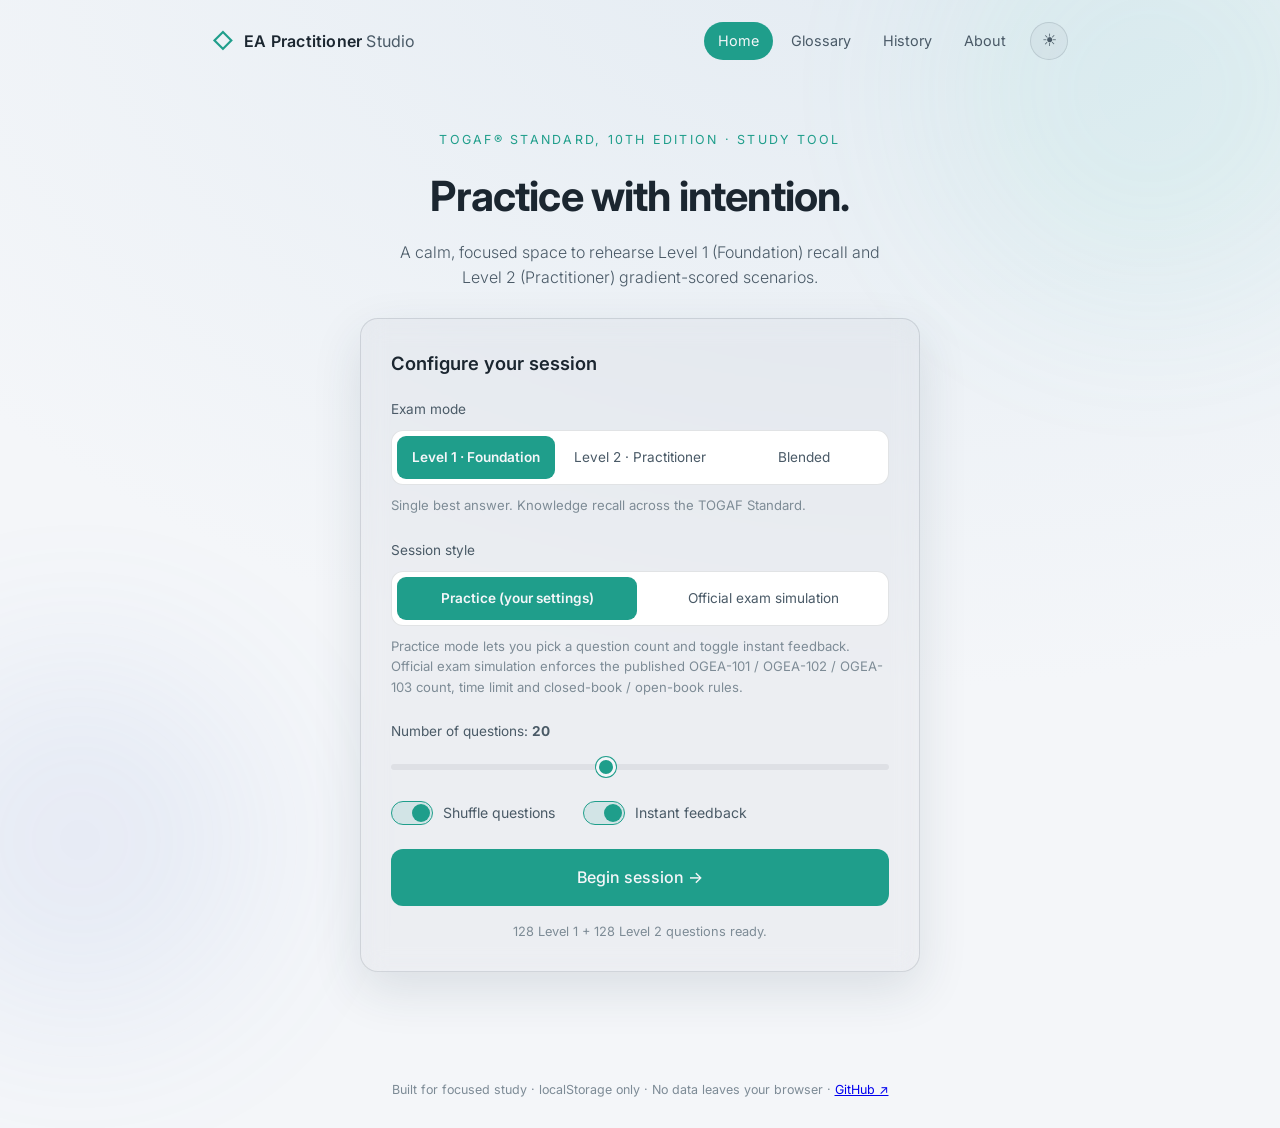
<file: index.html>
<!DOCTYPE html>
<html lang="en">
<head>
  <meta charset="UTF-8" />
  <meta name="viewport" content="width=device-width, initial-scale=1.0" />
  <title>TOGAF® EA Practitioner Mock Exam Studio — Free OGEA-101 / OGEA-102 / OGEA-103 practice with 256 questions, ADM reference & diagrams</title>

  <!-- ====================  SEO / discoverability  ====================
       Canonical URL is the GitHub Pages address for this repo. The og:image
       reuses the favicon; for a richer 1200x630 social banner, save it as
       data/og-banner.svg and point og:image / twitter:image at it. -->
  <meta name="description" content="Free, browser-based TOGAF Enterprise Architecture Practitioner mock-exam app aligned to TOGAF Standard 10th Edition. 128 Level 1 (Foundation) recall questions + 128 Level 2 (Practitioner) gradient-scored scenarios with the official OGEA-102 5/3/1/0 scoring, an Official Exam Simulation mode (OGEA-101/102/103 timer + pass mark), an ADM phase reference (objective, inputs, steps, outputs per phase) and 10 inline TOGAF reference diagrams. Open from file:// — no server, no tracking." />
  <meta name="keywords" content="TOGAF, TOGAF 10, TOGAF Standard 10th Edition, TOGAF mock exam, TOGAF Practitioner, TOGAF Foundation, OGEA-101, OGEA-102, OGEA-103, Enterprise Architecture, ADM, Architecture Development Method, EA Practitioner exam, TOGAF practice questions, TOGAF study guide, Open Group" />
  <meta name="author" content="TOGAF EA Practitioner Mock Exam Studio (open-source study tool)" />
  <meta name="robots" content="index, follow, max-image-preview:large, max-snippet:-1" />
  <meta name="theme-color" content="#0f1418" media="(prefers-color-scheme: dark)" />
  <meta name="theme-color" content="#f4f6f9" media="(prefers-color-scheme: light)" />

  <!-- Open Graph (Facebook, LinkedIn, Slack, Discord, etc.) -->
  <meta property="og:type" content="website" />
  <meta property="og:site_name" content="TOGAF EA Practitioner Mock Exam Studio" />
  <meta property="og:title" content="TOGAF® EA Practitioner — Free Mock Exam Studio (TOGAF 10)" />
  <meta property="og:description" content="Practice OGEA-101, OGEA-102 and OGEA-103 with 256 original study questions, the official 5/3/1/0 gradient, exam-mode timer, ADM phase reference and 10 inline reference diagrams. Runs from file://. No server, no tracking." />
  <meta property="og:url" content="https://csahli.github.io/TOGAF_EA_10_Prep/" />
  <meta property="og:image" content="https://csahli.github.io/TOGAF_EA_10_Prep/favicon.svg" />
  <meta property="og:image:alt" content="TOGAF EA Practitioner Mock Exam Studio logo" />
  <meta property="og:locale" content="en_US" />

  <!-- Twitter / X card -->
  <meta name="twitter:card" content="summary" />
  <meta name="twitter:title" content="TOGAF® EA Practitioner — Free Mock Exam Studio (TOGAF 10)" />
  <meta name="twitter:description" content="256 practice questions for OGEA-101 / OGEA-102 / OGEA-103, official 5/3/1/0 scoring, exam-mode timer, ADM phase reference, 10 diagrams. Browser-only, no tracking." />
  <meta name="twitter:image" content="https://csahli.github.io/TOGAF_EA_10_Prep/favicon.svg" />
  <meta name="twitter:image:alt" content="TOGAF EA Practitioner Mock Exam Studio logo" />

  <!-- Canonical URL (GitHub Pages). -->
  <link rel="canonical" href="https://csahli.github.io/TOGAF_EA_10_Prep/" />

  <!-- JSON-LD structured data: helps Google understand this is a free
       educational web app for a specific exam, not generic content. -->
  <script type="application/ld+json">
  {
    "@context": "https://schema.org",
    "@type": "WebApplication",
    "name": "TOGAF EA Practitioner Mock Exam Studio",
    "alternateName": ["TOGAF 10 Mock Exam", "OGEA-101 OGEA-102 Practice", "TOGAF EA Practitioner Practice Exam"],
    "description": "Browser-based study tool for the TOGAF Enterprise Architecture Foundation (OGEA-101) and Practitioner (OGEA-102) exams. 128 Foundation questions + 128 gradient-scored Practitioner scenarios aligned to TOGAF Standard, 10th Edition.",
    "applicationCategory": "EducationalApplication",
    "applicationSubCategory": "Test Preparation",
    "educationalUse": ["exam preparation", "self-study"],
    "operatingSystem": "Any (modern web browser)",
    "browserRequirements": "Requires a modern browser with JavaScript and localStorage",
    "isAccessibleForFree": true,
    "offers": {
      "@type": "Offer",
      "price": "0",
      "priceCurrency": "USD"
    },
    "inLanguage": "en",
    "about": [
      { "@type": "Thing", "name": "TOGAF Standard, 10th Edition" },
      { "@type": "Thing", "name": "Enterprise Architecture" },
      { "@type": "Thing", "name": "Architecture Development Method (ADM)" }
    ],
    "audience": {
      "@type": "EducationalAudience",
      "educationalRole": "student"
    },
    "license": "https://opensource.org/licenses/MIT"
  }
  </script>
  <!-- =================  end SEO / discoverability  ================= -->

  <link rel="icon" type="image/svg+xml" href="favicon.svg" />
  <link rel="preconnect" href="https://fonts.googleapis.com" />
  <link rel="preconnect" href="https://fonts.gstatic.com" crossorigin />
  <link href="https://fonts.googleapis.com/css2?family=Inter:wght@300;400;500;600;700&display=swap" rel="stylesheet" />
  <link rel="stylesheet" href="styles.css?v=16" />

  <script>
    // Apply saved/preferred theme before first paint to avoid a white-flash.
    // app.js syncs the toggle icon to whatever this script picked.
    (function () {
      try {
        var t = localStorage.getItem("togaf_exam_theme");
        if (!t) {
          t = (window.matchMedia && window.matchMedia("(prefers-color-scheme: light)").matches) ? "light" : "dark";
        }
        if (t === "light") document.documentElement.setAttribute("data-theme", "light");
      } catch (e) { /* ignore */ }
    })();
  </script>
</head>

<body>
  <div class="bg-orb orb-1"></div>
  <div class="bg-orb orb-2"></div>

  <header class="topbar">
    <div class="brand">
      <span class="brand-mark" aria-hidden="true">◇</span>
      <span class="brand-name">EA Practitioner <em>Studio</em></span>
    </div>
    <nav class="topnav" aria-label="Main navigation">
      <button type="button" class="nav-link" data-nav="home">Home</button>
      <button type="button" class="nav-link" data-nav="glossary">Glossary</button>
      <button type="button" class="nav-link" data-nav="history">History</button>
      <button type="button" class="nav-link" data-nav="about">About</button>
      <button type="button" class="theme-toggle" id="themeToggle" title="Toggle light / dark mode" aria-label="Toggle light or dark mode">
        <span class="theme-icon" aria-hidden="true">☾</span>
      </button>
    </nav>
  </header>

  <main id="app">

    <!-- HOME / SETUP -->
    <section class="view view-home" data-view="home">
      <div class="hero">
        <p class="eyebrow">TOGAF® Standard, 10th Edition · Study Tool</p>
        <h1>Practice with intention.</h1>
        <p class="sub">A calm, focused space to rehearse Level 1 (Foundation) recall and
          Level 2 (Practitioner) gradient-scored scenarios.</p>
      </div>

      <div class="card setup-card">
        <h2 class="card-title">Configure your session</h2>

        <div class="field">
          <span class="field-label" id="modeGroupLabel">Exam mode</span>
          <div class="seg" id="modeGroup" role="group" aria-labelledby="modeGroupLabel">
            <button type="button" class="seg-btn is-active" data-mode="1">Level 1 · Foundation</button>
            <button type="button" class="seg-btn" data-mode="2">Level 2 · Practitioner</button>
            <button type="button" class="seg-btn" data-mode="blended">Blended</button>
          </div>
          <p class="field-hint" id="modeHint">Single best answer. Knowledge recall across the TOGAF Standard.</p>
        </div>

        <div class="field">
          <span class="field-label" id="styleGroupLabel">Session style</span>
          <div class="seg" id="styleGroup" role="group" aria-labelledby="styleGroupLabel">
            <button type="button" class="seg-btn is-active" data-style="practice">Practice (your settings)</button>
            <button type="button" class="seg-btn" data-style="exam">Official exam simulation</button>
          </div>
          <p class="field-hint" id="styleHint">
            Practice mode lets you pick a question count and toggle instant feedback.
            Official exam simulation enforces the published OGEA-101 / OGEA-102 / OGEA-103
            count, time limit and closed-book / open-book rules.
          </p>
        </div>

        <div class="field" id="practiceFields">
          <label class="field-label" for="countRange">Number of questions: <strong id="countVal">20</strong></label>
          <input type="range" id="countRange" min="5" max="40" step="5" value="20" />
        </div>

        <div class="field field-row" id="practiceToggles">
          <label class="switch">
            <input type="checkbox" id="shuffleToggle" checked />
            <span class="switch-track"></span>
            <span class="switch-label">Shuffle questions</span>
          </label>
          <label class="switch">
            <input type="checkbox" id="instantToggle" checked />
            <span class="switch-track"></span>
            <span class="switch-label">Instant feedback</span>
          </label>
        </div>

        <div class="field exam-summary hidden" id="examSummary">
          <p class="field-hint" id="examSummaryText"></p>
        </div>

        <button type="button" class="btn btn-primary btn-lg" id="startBtn">Begin session →</button>
        <p class="bank-note" id="bankNote">Loading question banks…</p>
      </div>
    </section>

    <!-- QUIZ -->
    <section class="view view-quiz hidden" data-view="quiz">
      <div class="quiz-head">
        <div class="progress-meta">
          <span id="qCounter">Question 1 / 20</span>
          <span class="pill" id="qLevelPill">Level 1</span>
          <span class="pill pill-ghost" id="qTopic">Topic</span>
          <!-- Timer is intentionally aria-live="off" because it updates every
               second; #liveRegion below handles throttled announcements. -->
          <span class="pill pill-timer hidden" id="qTimer" aria-live="off">--:--</span>
        </div>
        <button type="button" class="btn btn-ghost btn-sm" id="quitBtn">Quit</button>
      </div>
      <div class="progress-bar"><div class="progress-fill" id="progressFill"></div></div>

      <div class="card quiz-card">
        <p class="q-text" id="qText"></p>
        <div class="options" id="optionsWrap"></div>
        <div class="feedback hidden" id="feedback"></div>
      </div>

      <div class="quiz-foot">
        <button type="button" class="btn btn-ghost" id="prevBtn">← Previous</button>
        <button type="button" class="btn btn-primary" id="nextBtn">Next →</button>
      </div>
    </section>

    <!-- RESULTS -->
    <section class="view view-results hidden" data-view="results">
      <div class="card result-card">
        <div class="score-ring" id="scoreRing">
          <div class="score-ring-inner">
            <span class="score-pct" id="scorePct">0%</span>
            <span class="score-lbl" id="scoreLbl">Score</span>
          </div>
        </div>
        <h2 id="resultVerdict">Session complete</h2>
        <p class="result-sub" id="resultSub"></p>
        <div class="result-stats" id="resultStats"></div>
        <div class="result-actions">
          <button type="button" class="btn btn-primary" id="reviewBtn">Review answers</button>
          <button type="button" class="btn btn-ghost" id="againBtn">New session</button>
        </div>
      </div>
      <div class="review-list hidden" id="reviewList" data-rendered="false"></div>
    </section>

    <!-- HISTORY -->
    <section class="view view-history hidden" data-view="history">
      <div class="view-header">
        <h2>Score history</h2>
        <div class="history-tools">
          <button type="button" class="btn btn-ghost btn-sm" id="exportBtn">Export JSON</button>
          <button type="button" class="btn btn-ghost btn-sm" id="clearBtn">Clear all</button>
        </div>
      </div>
      <div id="historyBody"></div>
    </section>

    <!-- GLOSSARY / DEFINITIONS -->
    <section class="view view-glossary hidden" data-view="glossary">
      <div class="view-header">
        <h2>Core concepts &amp; definitions</h2>
        <a class="btn btn-ghost btn-sm" href="https://pubs.opengroup.org/togaf-standard/" target="_blank" rel="noopener">Open TOGAF Standard ↗</a>
      </div>
      <p class="glossary-intro">Consult the building blocks of the TOGAF® Standard, 10th Edition. Each entry links
        to the relevant page of the official documentation. Use search or filter by category.</p>

      <div class="glossary-controls">
        <input type="search" id="glossarySearch" class="glossary-search" placeholder="Search terms (e.g. ADM, building block, governance)…" aria-label="Search glossary terms" />
        <div class="glossary-cats" id="glossaryCats" role="group" aria-label="Filter glossary by category"></div>
      </div>

      <!-- Reference diagrams. Source SVGs live in data/diagrams/ and are
           bundled into data/diagrams.js by build_diagrams.py. The deck below
           is populated dynamically by app.js renderDiagramDeck(). -->
      <p class="diagram-hint">Click any diagram to enlarge and read its description.</p>
      <div class="diagram-deck" id="diagramDeck"></div>

      <!-- ADM Phases pseudo-category view: phase picker on the left, tabbed
           detail panel on the right. Populated by app.js renderAdmPhases(). -->
      <div class="adm-phases-view hidden" id="admPhasesView">
        <p class="adm-phases-hint">Select an ADM phase to see its objective, inputs, steps and outputs.</p>
        <div class="adm-phases-layout">
          <nav class="adm-phase-picker" id="admPhasePicker" aria-label="ADM phase selector"></nav>
          <section class="adm-phase-detail" id="admPhaseDetail" aria-live="polite"></section>
        </div>
      </div>

      <div class="glossary-list" id="glossaryList"></div>
    </section>

    <!-- ABOUT -->
    <section class="view view-about hidden" data-view="about">
      <div class="card about-card">
        <h2>About this tool</h2>
        <p>A self-study practice environment modeled on the format of the
          <strong>TOGAF® EA Practitioner</strong> certification (TOGAF Standard, 10th Edition).</p>
        <ul class="about-list">
          <li><strong>Level 1 (Foundation):</strong> single-best-answer recall questions, every item
            referenced back to the C220 evaluation bundle.</li>
          <li><strong>Level 2 (Practitioner):</strong> scenario questions with the official OGEA-102
            gradient: <strong>best = 5, second-best = 3, third-best = 1, distractor = 0</strong>.</li>
          <li><strong>Blended:</strong> mixes both levels in one practice session.</li>
          <li><strong>Official exam simulation:</strong> enforces the published OGEA-101 (40 q / 60 min /
            closed book), OGEA-102 (8 q / 90 min / open book) or OGEA-103 combined (48 q / 150 min)
            structure with a visible timer. Pass mark is 60% in each part.</li>
        </ul>
        <p class="disclaimer">⚠️ All questions are <strong>original study material</strong>.
          They are not real exam questions and reproduce no proprietary Open Group content.
          For authentic practice exams use The Open Group or accredited training providers.
          TOGAF® is a registered trademark of The Open Group.</p>
        <p class="disclaimer">Score history is stored locally in your browser (localStorage)
          and never leaves your machine. Use “Export JSON” in History to save a file copy.</p>
        <p class="about-source">Open-source on GitHub —
          <a href="https://github.com/csahli/TOGAF_EA_10_Exam_Mock" target="_blank" rel="noopener">view the source, report issues, or contribute ↗</a>.
        </p>
      </div>
    </section>

  </main>

  <!-- Diagram zoom modal — populated by app.js when a diagram card is clicked.
       Layout: SVG on the left, description text on the right (stacks on narrow
       screens). See styles.css ".diagram-modal-*" rules. -->
  <div id="diagramModal" class="diagram-modal hidden" role="dialog" aria-modal="true" aria-labelledby="diagramModalTitle">
    <div class="diagram-modal-backdrop" data-close="1"></div>
    <div class="diagram-modal-panel" role="document">
      <div class="diagram-modal-head">
        <h3 id="diagramModalTitle" class="diagram-modal-title"></h3>
        <button type="button" id="diagramModalClose" class="diagram-modal-close" aria-label="Close diagram">×</button>
      </div>
      <div class="diagram-modal-content">
        <div id="diagramModalBody" class="diagram-modal-body"></div>
        <aside class="diagram-modal-aside">
          <p id="diagramModalDesc" class="diagram-modal-desc"></p>
        </aside>
      </div>
    </div>
  </div>

  <!-- Screen-reader announcer used by app.js for throttled timer milestones. -->
  <div id="liveRegion" class="sr-only" aria-live="polite" aria-atomic="true"></div>

  <footer class="footer">
    Built for focused study · localStorage only · No data leaves your browser
    · <a href="https://github.com/csahli/TOGAF_EA_10_Exam_Mock" target="_blank" rel="noopener" class="footer-link">GitHub ↗</a>
  </footer>

  <script src="data/questions_level1.js?v=3"></script>
  <script src="data/questions_level2.js?v=3"></script>
  <script src="data/glossary.js?v=3"></script>
  <script src="data/diagrams.js?v=5"></script>
  <script src="data/adm_phases.js?v=1"></script>
  <script src="app.js?v=12"></script>
</body>
</html>
</file>
<file: styles.css>
:root {
  --bg: #0f1418;
  --bg-soft: #141b21;
  --surface: rgba(255, 255, 255, 0.04);
  --surface-2: rgba(255, 255, 255, 0.06);
  --border: rgba(255, 255, 255, 0.08);
  --text: #e8edf1;
  --text-dim: #9aa7b1;
  --text-faint: #6b7882;
  --accent: #7fd1c4;
  --accent-2: #a7b8d8;
  --accent-soft: rgba(127, 209, 196, 0.14);
  --good: #7fd1a4;
  --warn: #e6c27a;
  --bad: #e08a8a;
  --radius: 18px;
  --radius-sm: 12px;
  --shadow: 0 20px 60px rgba(0, 0, 0, 0.4);
  --ease: cubic-bezier(0.22, 1, 0.36, 1);
  --orb-opacity: 0.18;
  --body-grad-top: #1a242c;
}

/* ---------- light theme ---------- */
[data-theme="light"] {
  --bg: #f4f6f9;
  --bg-soft: #ffffff;
  --surface: rgba(15, 28, 40, 0.03);
  --surface-2: rgba(15, 28, 40, 0.06);
  --border: rgba(15, 28, 40, 0.12);
  --text: #1b2630;
  --text-dim: #4a5a67;
  --text-faint: #7d8b96;
  --accent: #1f9e8b;
  --accent-2: #5b6fa6;
  --accent-soft: rgba(31, 158, 139, 0.12);
  --good: #2f9e6a;
  --warn: #b8862f;
  --bad: #c75151;
  --shadow: 0 18px 50px rgba(31, 54, 74, 0.12);
  --orb-opacity: 0.10;
  --body-grad-top: #e3ebf2;
}

/* Smooth transition when switching themes. The `.review-item` / `.hist-row`
   selectors are intentionally omitted — long history or review lists would
   thrash on theme toggle. Inheritance handles their colour change. */
body, .card, .option, .seg, .btn {
  transition: background 0.3s var(--ease), color 0.3s var(--ease), border-color 0.3s var(--ease);
}

/* Visible focus ring for keyboard users; mouse-only clicks stay quiet. */
:focus-visible {
  outline: 2px solid var(--accent);
  outline-offset: 2px;
  border-radius: 4px;
}

/* Screen-reader-only live region (used by app.js for timer milestones). */
.sr-only {
  position: absolute;
  width: 1px; height: 1px;
  padding: 0; margin: -1px;
  overflow: hidden; clip: rect(0, 0, 0, 0);
  white-space: nowrap; border: 0;
}


* { box-sizing: border-box; margin: 0; padding: 0; }

body {
  font-family: 'Inter', system-ui, -apple-system, sans-serif;
  background: radial-gradient(1200px 800px at 70% -10%, var(--body-grad-top), var(--bg));

  color: var(--text);
  min-height: 100vh;
  line-height: 1.55;
  -webkit-font-smoothing: antialiased;
  overflow-x: hidden;
}

/* ambient orbs */
.bg-orb {
  position: fixed;
  border-radius: 50%;
  filter: blur(90px);
  opacity: var(--orb-opacity);
  z-index: 0;

  pointer-events: none;
}
.orb-1 { width: 420px; height: 420px; background: #5fd6c2; top: -120px; right: -80px; }
.orb-2 { width: 360px; height: 360px; background: #6f8fd6; bottom: -120px; left: -100px; }

/* topbar */
.topbar {
  position: relative; z-index: 2;
  display: flex; align-items: center; justify-content: space-between;
  padding: 22px 32px;
  max-width: 920px; margin: 0 auto;
}
.brand { display: flex; align-items: center; gap: 10px; font-weight: 600; letter-spacing: 0.2px; }
.brand-mark { color: var(--accent); font-size: 1.3rem; }
.brand-name em { color: var(--text-dim); font-style: normal; font-weight: 400; }
.topnav { display: flex; gap: 4px; }
.nav-link {
  background: none; border: none; color: var(--text-dim); cursor: pointer;
  font: inherit; font-size: 0.9rem; padding: 8px 14px; border-radius: 999px;
  transition: all 0.25s var(--ease);
}
.nav-link:hover { color: var(--text); background: var(--surface); }
.nav-link.is-active { color: var(--bg); background: var(--accent); }

/* theme toggle */
.theme-toggle {
  background: var(--surface); border: 1px solid var(--border);
  color: var(--text-dim); cursor: pointer;
  width: 38px; height: 38px; border-radius: 999px; margin-left: 6px;
  display: grid; place-items: center; font-size: 1.05rem;
  transition: all 0.25s var(--ease);
}
.theme-toggle:hover { color: var(--text); background: var(--surface-2); border-color: var(--accent); }
.theme-toggle .theme-icon { line-height: 1; }


main { position: relative; z-index: 1; max-width: 920px; margin: 0 auto; padding: 12px 32px 80px; }

.hidden { display: none !important; }

/* hero */
.hero { text-align: center; padding: 36px 0 28px; }
.eyebrow { color: var(--accent); font-size: 0.78rem; letter-spacing: 0.18em; text-transform: uppercase; margin-bottom: 14px; }
.hero h1 { font-size: 2.6rem; font-weight: 700; letter-spacing: -0.02em; margin-bottom: 12px; }
.hero .sub { color: var(--text-dim); max-width: 520px; margin: 0 auto; font-weight: 300; }

/* card */
.card {
  background: var(--surface);
  border: 1px solid var(--border);
  border-radius: var(--radius);
  padding: 30px;
  backdrop-filter: blur(12px);
  box-shadow: var(--shadow);
}
.card-title { font-size: 1.15rem; font-weight: 600; margin-bottom: 22px; }
.setup-card { max-width: 560px; margin: 0 auto; }

/* fields */
.field { margin-bottom: 24px; }
.field-label { display: block; font-size: 0.85rem; color: var(--text-dim); margin-bottom: 10px; }
.field-hint { font-size: 0.82rem; color: var(--text-faint); margin-top: 10px; }
.field-row { display: flex; gap: 28px; flex-wrap: wrap; }

/* segmented control */
.seg { display: flex; gap: 6px; background: var(--bg-soft); border: 1px solid var(--border); border-radius: var(--radius-sm); padding: 5px; }
.seg-btn {
  flex: 1; background: none; border: none; color: var(--text-dim); cursor: pointer;
  font: inherit; font-size: 0.85rem; padding: 11px 8px; border-radius: 9px;
  transition: all 0.25s var(--ease);
}
.seg-btn:hover { color: var(--text); }
.seg-btn.is-active { background: var(--accent); color: var(--bg); font-weight: 600; }

/* range */
input[type=range] {
  width: 100%; height: 6px; border-radius: 99px; appearance: none;
  background: var(--surface-2); outline: none; cursor: pointer;
}
input[type=range]::-webkit-slider-thumb {
  appearance: none; width: 20px; height: 20px; border-radius: 50%;
  background: var(--accent); border: 3px solid var(--bg); cursor: pointer;
  box-shadow: 0 0 0 1px var(--accent);
}

/* switch */
.switch { display: flex; align-items: center; gap: 10px; cursor: pointer; user-select: none; }
.switch input { display: none; }
.switch-track { width: 42px; height: 24px; border-radius: 99px; background: var(--surface-2); border: 1px solid var(--border); position: relative; transition: all 0.25s var(--ease); }
.switch-track::after { content: ''; position: absolute; top: 2px; left: 2px; width: 18px; height: 18px; border-radius: 50%; background: var(--text-faint); transition: all 0.25s var(--ease); }
.switch input:checked + .switch-track { background: var(--accent-soft); border-color: var(--accent); }
.switch input:checked + .switch-track::after { left: 20px; background: var(--accent); }
.switch-label { font-size: 0.88rem; color: var(--text-dim); }

/* buttons */
.btn { font: inherit; cursor: pointer; border-radius: var(--radius-sm); padding: 12px 22px; border: 1px solid transparent; transition: all 0.22s var(--ease); font-weight: 500; }
.btn:active { transform: translateY(1px); }
.btn-primary { background: var(--accent); color: var(--bg); }
.btn-primary:hover { box-shadow: 0 8px 24px var(--accent-soft); filter: brightness(1.05); }
.btn-ghost { background: transparent; border-color: var(--border); color: var(--text-dim); }
.btn-ghost:hover { color: var(--text); background: var(--surface); }
.btn-lg { width: 100%; padding: 15px; font-size: 1rem; }
.btn-sm { padding: 8px 14px; font-size: 0.82rem; }
.bank-note { text-align: center; font-size: 0.8rem; color: var(--text-faint); margin-top: 16px; }

/* quiz */
.quiz-head { display: flex; align-items: center; justify-content: space-between; margin: 14px 0; }
.progress-meta { display: flex; align-items: center; gap: 12px; font-size: 0.85rem; color: var(--text-dim); flex-wrap: wrap; }
.pill { background: var(--accent-soft); color: var(--accent); padding: 4px 12px; border-radius: 99px; font-size: 0.74rem; font-weight: 600; }
.pill-ghost { background: var(--surface-2); color: var(--text-dim); font-weight: 400; }
.pill-l2 { background: rgba(167, 184, 216, 0.16); color: var(--accent-2); }
.pill-timer { background: var(--surface-2); color: var(--text); font-family: ui-monospace, SFMono-Regular, Menlo, monospace; font-variant-numeric: tabular-nums; letter-spacing: 0.05em; }
.pill-timer.timer-warn { background: rgba(230, 194, 122, 0.18); color: var(--warn); }
.pill-timer.timer-crit { background: rgba(224, 138, 138, 0.18); color: var(--bad); }
.exam-summary { background: var(--surface-2); border: 1px solid var(--border); border-left: 3px solid var(--accent); padding: 12px 14px; border-radius: var(--radius-sm); }
.exam-summary p { margin: 0; color: var(--text); font-size: 0.86rem; }
.progress-bar { height: 5px; background: var(--surface-2); border-radius: 99px; overflow: hidden; margin-bottom: 22px; }
.progress-fill { height: 100%; width: 0%; background: linear-gradient(90deg, var(--accent), #9ad6cc); border-radius: 99px; transition: width 0.4s var(--ease); }

.quiz-card { animation: rise 0.4s var(--ease); }
@keyframes rise { from { opacity: 0; transform: translateY(10px); } to { opacity: 1; transform: none; } }
.q-text { font-size: 1.18rem; line-height: 1.5; margin-bottom: 24px; font-weight: 400; }
.q-text strong { color: var(--accent); font-weight: 600; }

.options { display: flex; flex-direction: column; gap: 12px; }
.option {
  display: flex; align-items: flex-start; gap: 14px; text-align: left;
  background: var(--bg-soft); border: 1px solid var(--border); border-radius: var(--radius-sm);
  padding: 16px 18px; cursor: pointer; font: inherit; color: var(--text);
  transition: all 0.2s var(--ease); width: 100%;
}
.option:hover:not(.locked) { border-color: var(--accent); background: var(--surface-2); }
.option .opt-key { flex-shrink: 0; width: 26px; height: 26px; border-radius: 7px; background: var(--surface-2); display: grid; place-items: center; font-size: 0.8rem; font-weight: 600; color: var(--text-dim); }
.option .opt-text { flex: 1; min-width: 0; }
.option.selected { border-color: var(--accent); background: var(--accent-soft); }
.option.selected .opt-key { background: var(--accent); color: var(--bg); }
.option.correct { border-color: var(--good); background: rgba(127, 209, 164, 0.12); }
.option.correct .opt-key { background: var(--good); color: var(--bg); }
.option.partial { border-color: var(--warn); background: rgba(230, 194, 122, 0.12); }
.option.partial .opt-key { background: var(--warn); color: var(--bg); }
.option.wrong { border-color: var(--bad); background: rgba(224, 138, 138, 0.1); }
.option.wrong .opt-key { background: var(--bad); color: var(--bg); }
.option.locked { cursor: default; }
.opt-score { margin-left: auto; font-size: 0.74rem; font-weight: 600; color: var(--text-faint); white-space: nowrap; }

.feedback { margin-top: 20px; padding: 16px 18px; border-radius: var(--radius-sm); background: var(--surface-2); border-left: 3px solid var(--accent); font-size: 0.9rem; color: var(--text-dim); animation: rise 0.3s var(--ease); }
.feedback strong { color: var(--text); }
.feedback-ref { margin-top: 10px; padding-top: 8px; border-top: 1px solid var(--border); font-size: 0.78rem; color: var(--text-faint); font-style: italic; }
.feedback-ref strong { color: var(--text-dim); font-style: normal; }

.quiz-foot { display: flex; justify-content: space-between; margin-top: 22px; gap: 12px; }

/* results */
.result-card { text-align: center; max-width: 560px; margin: 24px auto; }
.score-ring { width: 150px; height: 150px; border-radius: 50%; margin: 0 auto 22px; display: grid; place-items: center; background: conic-gradient(var(--accent) var(--pct, 0%), var(--surface-2) 0); transition: all 0.8s var(--ease); }
.score-ring-inner { width: 116px; height: 116px; border-radius: 50%; background: var(--bg-soft); display: grid; place-items: center; }
.score-pct { font-size: 2rem; font-weight: 700; }
.score-lbl { font-size: 0.72rem; color: var(--text-faint); text-transform: uppercase; letter-spacing: 0.12em; }
#resultVerdict { font-size: 1.5rem; margin-bottom: 8px; }
.result-sub { color: var(--text-dim); margin-bottom: 22px; }
.result-stats { display: flex; justify-content: center; gap: 14px; flex-wrap: wrap; margin-bottom: 26px; }
.stat { background: var(--bg-soft); border: 1px solid var(--border); border-radius: var(--radius-sm); padding: 14px 20px; min-width: 96px; }
.stat-num { font-size: 1.4rem; font-weight: 700; }
.stat-lbl { font-size: 0.74rem; color: var(--text-faint); }
.result-actions { display: flex; gap: 12px; justify-content: center; }

.review-list { margin-top: 30px; display: flex; flex-direction: column; gap: 16px; }
.review-item { background: var(--surface); border: 1px solid var(--border); border-radius: var(--radius-sm); padding: 20px; }
.review-q { font-weight: 500; margin-bottom: 14px; }
.review-q strong { color: var(--accent); }
.review-opt { padding: 9px 14px; border-radius: 9px; font-size: 0.88rem; margin-bottom: 8px; border: 1px solid var(--border); display: flex; gap: 8px; }
.review-opt.correct { background: rgba(127,209,164,0.12); border-color: var(--good); }
.review-opt.partial { background: rgba(230,194,122,0.12); border-color: var(--warn); }
.review-opt.chosen-wrong { background: rgba(224,138,138,0.1); border-color: var(--bad); }
.review-expl { font-size: 0.84rem; color: var(--text-dim); margin-top: 10px; padding-top: 10px; border-top: 1px solid var(--border); }
.review-ref { font-size: 0.78rem; color: var(--text-faint); margin-top: 8px; font-style: italic; }
.review-ref strong { color: var(--text-dim); font-style: normal; }
.review-opt-score { margin-left: auto; color: var(--text-faint); }

/* history */
.view-header { display: flex; align-items: center; justify-content: space-between; margin: 18px 0 22px; }
.view-header h2 { font-size: 1.4rem; }
.history-tools { display: flex; gap: 8px; }
.hist-row { display: flex; align-items: center; gap: 16px; background: var(--surface); border: 1px solid var(--border); border-radius: var(--radius-sm); padding: 16px 20px; margin-bottom: 12px; }
.hist-badge { width: 52px; height: 52px; border-radius: 12px; display: grid; place-items: center; font-weight: 700; font-size: 1rem; flex-shrink: 0; color: var(--bg); }
.hist-badge-good { background: var(--good); }
.hist-badge-warn { background: var(--warn); }
.hist-badge-bad  { background: var(--bad); }
.hist-meta { flex: 1; min-width: 0; }
.hist-mode { font-weight: 600; }
.hist-date { font-size: 0.8rem; color: var(--text-faint); }
.hist-score { text-align: right; font-weight: 700; font-size: 1.1rem; }
.hist-score small { display: block; font-weight: 400; font-size: 0.74rem; color: var(--text-faint); }
.empty { text-align: center; color: var(--text-faint); padding: 50px 0; }

/* about */
.about-card { max-width: 640px; margin: 24px auto; }
.about-card h2 { margin-bottom: 16px; }
.about-card p { color: var(--text-dim); margin-bottom: 14px; }
.about-list { margin: 0 0 18px 18px; color: var(--text-dim); }
.about-list li { margin-bottom: 8px; }
.disclaimer { font-size: 0.84rem; color: var(--text-faint); background: var(--bg-soft); border-radius: var(--radius-sm); padding: 14px 16px; border: 1px solid var(--border); }

/* glossary */
.glossary-intro { color: var(--text-dim); max-width: 720px; margin-bottom: 22px; font-size: 0.92rem; }
.glossary-controls { display: flex; flex-direction: column; gap: 14px; margin-bottom: 26px; }
.glossary-search {
  width: 100%; font: inherit; font-size: 0.95rem; color: var(--text);
  background: var(--bg-soft); border: 1px solid var(--border); border-radius: var(--radius-sm);
  padding: 13px 16px; outline: none; transition: border-color 0.2s var(--ease);
}
.glossary-search:focus { border-color: var(--accent); }
.glossary-search::placeholder { color: var(--text-faint); }
.glossary-cats { display: flex; flex-wrap: wrap; gap: 8px; }
.cat-chip {
  font: inherit; font-size: 0.8rem; cursor: pointer; color: var(--text-dim);
  background: var(--surface); border: 1px solid var(--border); border-radius: 999px;
  padding: 6px 14px; transition: all 0.2s var(--ease);
}
.cat-chip:hover { color: var(--text); border-color: var(--accent); }
.cat-chip.is-active { background: var(--accent); color: var(--bg); border-color: var(--accent); font-weight: 600; }
.cat-chip-special { border-style: dashed; }
.cat-chip-special::before { content: "◆"; margin-right: 6px; opacity: 0.75; font-size: 0.7em; vertical-align: 1px; }

/* diagram deck */
.diagram-hint { font-size: 0.78rem; color: var(--text-faint); margin-bottom: 10px; font-style: italic; }
.diagram-deck { display: grid; grid-template-columns: repeat(auto-fit, minmax(240px, 1fr)); gap: 16px; margin-bottom: 30px; }
.diagram-deck-only { grid-template-columns: repeat(auto-fit, minmax(320px, 1fr)); gap: 20px; margin-bottom: 40px; }
.diagram-deck-only .svg-diagram { max-height: 320px; }
.diagram-card {
  background: var(--surface); border: 1px solid var(--border); border-radius: var(--radius-sm);
  padding: 18px; text-align: center;
  cursor: zoom-in; transition: all 0.2s var(--ease); position: relative;
}
.diagram-card:hover { border-color: var(--accent); transform: translateY(-2px); box-shadow: 0 6px 20px rgba(0,0,0,0.18); }
.diagram-card:focus-visible { border-color: var(--accent); outline: 2px solid var(--accent); outline-offset: 2px; }
.diagram-card::after {
  content: "⤢"; position: absolute; top: 8px; right: 10px;
  font-size: 0.85rem; color: var(--text-faint); opacity: 0;
  transition: opacity 0.2s var(--ease); pointer-events: none;
}
.diagram-card:hover::after, .diagram-card:focus-visible::after { opacity: 1; }
.diagram-card figcaption { font-size: 0.82rem; color: var(--text-dim); margin-bottom: 12px; font-weight: 600; }
.svg-diagram { width: 100%; height: auto; max-height: 240px; pointer-events: none; }

/* diagram zoom modal */
.diagram-modal {
  position: fixed; inset: 0; z-index: 1000;
  display: grid; place-items: center; padding: 24px;
  animation: fade-in 0.2s var(--ease);
}
@keyframes fade-in { from { opacity: 0; } to { opacity: 1; } }
.diagram-modal-backdrop {
  position: absolute; inset: 0;
  background: rgba(0, 0, 0, 0.6); backdrop-filter: blur(4px);
}
.diagram-modal-panel {
  position: relative; z-index: 1;
  background: var(--bg-soft); border: 1px solid var(--border); border-radius: var(--radius);
  box-shadow: var(--shadow);
  max-width: min(1200px, 96vw); width: 100%;
  max-height: 92vh; display: flex; flex-direction: column;
  animation: rise 0.25s var(--ease);
}
.diagram-modal-head {
  display: flex; align-items: center; justify-content: space-between;
  padding: 18px 24px; border-bottom: 1px solid var(--border);
}
.diagram-modal-title { font-size: 1.05rem; font-weight: 600; color: var(--text); margin: 0; }
.diagram-modal-close {
  background: var(--surface); border: 1px solid var(--border);
  color: var(--text-dim); cursor: pointer;
  width: 36px; height: 36px; border-radius: 999px;
  display: grid; place-items: center; font-size: 1.4rem; line-height: 1;
  transition: all 0.2s var(--ease);
}
.diagram-modal-close:hover { color: var(--text); background: var(--surface-2); border-color: var(--accent); }
/* Side-by-side SVG + description on wide screens; stacks on narrow. */
.diagram-modal-content {
  display: grid; grid-template-columns: minmax(0, 1.4fr) minmax(280px, 1fr);
  gap: 0; flex: 1; min-height: 0; overflow: hidden;
}
.diagram-modal-body {
  padding: 28px 32px; overflow: auto; display: grid; place-items: center;
  min-height: 0;
}
.diagram-modal-aside {
  padding: 24px 28px; overflow-y: auto;
  border-left: 1px solid var(--border);
  background: var(--surface);
}
.diagram-modal-desc {
  margin: 0; color: var(--text); font-size: 0.92rem; line-height: 1.6;
}
.svg-diagram-zoomed {
  width: 100%; height: auto;
  max-width: min(700px, 70vw);
  max-height: 72vh;
}
@media (max-width: 760px) {
  .diagram-modal-content { grid-template-columns: 1fr; }
  .diagram-modal-aside { border-left: none; border-top: 1px solid var(--border); max-height: 38vh; }
  .svg-diagram-zoomed { max-width: 92vw; max-height: 50vh; }
}

/* glossary entries */
.glossary-list { display: flex; flex-direction: column; gap: 12px; }
.gloss-item { background: var(--surface); border: 1px solid var(--border); border-radius: var(--radius-sm); padding: 18px 20px; }
.gloss-head { display: flex; align-items: baseline; gap: 12px; flex-wrap: wrap; margin-bottom: 8px; }
.gloss-term { font-size: 1.02rem; font-weight: 600; color: var(--text); }
.gloss-cat { font-size: 0.7rem; text-transform: uppercase; letter-spacing: 0.08em; color: var(--accent); background: var(--accent-soft); padding: 3px 10px; border-radius: 999px; }
.gloss-def { color: var(--text-dim); font-size: 0.92rem; margin-bottom: 12px; }
.gloss-doc { display: inline-flex; align-items: center; gap: 5px; font-size: 0.82rem; color: var(--accent); text-decoration: none; }
.gloss-doc:hover { text-decoration: underline; }
.gloss-empty { text-align: center; color: var(--text-faint); padding: 40px 0; }
mark { background: var(--accent-soft); color: var(--accent); border-radius: 3px; padding: 0 2px; }

.footer { position: relative; z-index: 1; text-align: center; color: var(--text-faint); font-size: 0.78rem; padding: 28px; }


@media (max-width: 560px) {
  .hero h1 { font-size: 2rem; }
  main, .topbar { padding-left: 18px; padding-right: 18px; }
  .seg { flex-direction: column; }
  .result-actions { flex-direction: column; }
}

/* ---------- ADM Phases reference (special glossary mode) ---------- */
.adm-phases-view { margin-bottom: 30px; }
.adm-phases-hint { font-size: 0.78rem; color: var(--text-faint); margin-bottom: 14px; font-style: italic; }
.adm-phases-layout {
  display: grid; gap: 18px;
  grid-template-columns: minmax(180px, 220px) minmax(0, 1fr);
  align-items: start;
}
.adm-phase-picker {
  display: flex; flex-direction: column; gap: 6px;
}
.adm-phase-btn {
  display: flex; align-items: center; gap: 12px;
  font: inherit; text-align: left; cursor: pointer;
  background: var(--surface); border: 1px solid var(--border); color: var(--text);
  border-radius: var(--radius-sm); padding: 10px 14px;
  transition: all 0.18s var(--ease);
}
.adm-phase-btn:hover { border-color: var(--accent); background: var(--surface-2); }
.adm-phase-btn.is-active { background: var(--accent-soft); border-color: var(--accent); }
.adm-phase-code {
  flex-shrink: 0; min-width: 28px; height: 26px;
  display: grid; place-items: center;
  border-radius: 6px; background: var(--surface-2);
  font-size: 0.78rem; font-weight: 700; color: var(--text-dim);
  padding: 0 8px;
}
.adm-phase-btn.is-active .adm-phase-code { background: var(--accent); color: var(--bg); }
.adm-phase-name { font-size: 0.86rem; color: var(--text-dim); }
.adm-phase-btn.is-active .adm-phase-name { color: var(--text); font-weight: 500; }

.adm-phase-detail {
  background: var(--surface); border: 1px solid var(--border);
  border-radius: var(--radius-sm); padding: 22px 26px;
  min-height: 320px;
}
.adm-detail-head { margin-bottom: 14px; }
.adm-detail-title { font-size: 1.1rem; font-weight: 600; color: var(--text); margin: 0; }
.adm-tabs {
  display: flex; gap: 4px; flex-wrap: wrap;
  border-bottom: 1px solid var(--border);
  margin-bottom: 18px;
}
.adm-tab {
  font: inherit; cursor: pointer;
  background: none; border: none; color: var(--text-dim);
  padding: 9px 16px; border-radius: 8px 8px 0 0;
  font-size: 0.86rem; font-weight: 500;
  border-bottom: 2px solid transparent; margin-bottom: -1px;
  transition: color 0.18s var(--ease), border-color 0.18s var(--ease), background 0.18s var(--ease);
}
.adm-tab:hover { color: var(--text); }
.adm-tab.is-active { color: var(--accent); border-bottom-color: var(--accent); background: var(--accent-soft); }
.adm-tabpanel { animation: rise 0.25s var(--ease); }
.adm-objective {
  color: var(--text); font-size: 0.95rem; line-height: 1.6;
  margin: 0;
}
.adm-list {
  margin: 0; padding-left: 22px;
  color: var(--text); font-size: 0.92rem; line-height: 1.55;
}
.adm-list li { margin-bottom: 6px; }
.adm-list li::marker { color: var(--accent); }
.adm-ref {
  margin-top: 22px; padding-top: 14px;
  border-top: 1px solid var(--border);
  font-size: 0.78rem; color: var(--text-faint); font-style: italic;
}
.adm-ref strong { color: var(--text-dim); font-style: normal; }

@media (max-width: 640px) {
  .adm-phases-layout { grid-template-columns: 1fr; }
  .adm-phase-picker {
    display: grid; grid-template-columns: repeat(auto-fit, minmax(110px, 1fr));
  }
}


/* ---------- SVG diagram styling ----------
   Scoped to .svg-diagram to keep these rules from leaking. Previously these
   lived inline inside <svg><defs><style> blocks in index.html. */
.svg-diagram .adm-seg { fill: var(--surface-2); stroke: var(--border); stroke-width: 1; }
.svg-diagram .adm-lbl { fill: var(--text-dim); font-size: 8.5px; font-family: Inter, sans-serif; }
.svg-diagram .adm-lbl-key { fill: var(--accent); font-size: 10px; font-weight: 700; font-family: Inter, sans-serif; }
.svg-diagram .adm-core { fill: var(--accent-soft); stroke: var(--accent); }
.svg-diagram .adm-core-lbl { fill: var(--accent); font-size: 10px; font-weight: 600; font-family: Inter, sans-serif; }
.svg-diagram .adm-arrow { fill: none; stroke: var(--accent); stroke-width: 1.5; opacity: 0.7; }
.svg-diagram .adm-prelim { fill: var(--accent-soft); stroke: var(--accent); stroke-width: 1.5; }
.svg-diagram .adm-prelim-lbl { fill: var(--accent); font-size: 9px; font-weight: 700; font-family: Inter, sans-serif; }
.svg-diagram .adm-connector { fill: none; stroke: var(--accent); stroke-width: 1.5; opacity: 0.85; }

.svg-diagram .ec-box { fill: var(--surface-2); stroke: var(--border); }
.svg-diagram .ec-lbl { fill: var(--text); font-size: 11px; font-family: Inter, sans-serif; text-anchor: middle; }
.svg-diagram .ec-row { fill: var(--text-dim); font-size: 10px; font-family: Inter, sans-serif; }
.svg-diagram .ec-arrow { fill: none; stroke: var(--accent); stroke-width: 2; }

.svg-diagram .bb-abb { fill: var(--accent-soft); stroke: var(--accent); }
.svg-diagram .bb-sbb { fill: var(--surface-2); stroke: var(--border); }
.svg-diagram .bb-lbl { fill: var(--text); font-size: 12px; font-family: Inter, sans-serif; text-anchor: middle; }
.svg-diagram .bb-sub { fill: var(--text-dim); font-size: 9px; font-family: Inter, sans-serif; text-anchor: middle; }
.svg-diagram .bb-arrow { fill: none; stroke: var(--accent); stroke-width: 2; }
.svg-diagram .bb-arrow-lbl { fill: var(--text-dim); font-size: 10px; font-family: Inter, sans-serif; text-anchor: middle; }

/* TOGAF Enterprise Metamodel */
.svg-diagram .mm-band-bg   { stroke: var(--border); }
.svg-diagram .mm-band-mot  { fill: rgba(167, 184, 216, 0.22); }
.svg-diagram .mm-band-biz  { fill: rgba(127, 209, 196, 0.22); }
.svg-diagram .mm-band-data { fill: rgba(127, 209, 164, 0.18); }
.svg-diagram .mm-band-app  { fill: rgba(230, 194, 122, 0.18); }
.svg-diagram .mm-band-tech { fill: rgba(224, 138, 138, 0.16); }
.svg-diagram .mm-band-real { fill: rgba(167, 184, 216, 0.14); }
.svg-diagram .mm-band-lbl  { fill: var(--text); font-size: 11px; font-weight: 700; font-family: Inter, sans-serif; text-anchor: middle; }
.svg-diagram .mm-entity    { fill: var(--bg-soft); stroke: var(--border); }
.svg-diagram .mm-entity-lbl{ fill: var(--text); font-size: 10px; font-weight: 500; font-family: Inter, sans-serif; text-anchor: middle; }
.svg-diagram .mm-trace     { fill: none; stroke: var(--accent); stroke-width: 1.5; opacity: 0.6; }

/* Content Framework */
.svg-diagram .cf-domain { fill: var(--accent); }
.svg-diagram .cf-domain-lbl { fill: var(--bg); font-size: 11px; font-weight: 600; font-family: Inter, sans-serif; text-anchor: middle; }
.svg-diagram .cf-deliv { fill: var(--surface-2); stroke: var(--border); }
.svg-diagram .cf-art   { fill: var(--accent-soft); stroke: var(--accent); }
.svg-diagram .cf-bb    { fill: var(--surface-2); stroke: var(--accent-2); }
.svg-diagram .cf-lbl-h { fill: var(--text); font-size: 12px; font-weight: 600; font-family: Inter, sans-serif; text-anchor: middle; }
.svg-diagram .cf-lbl-s { fill: var(--text-dim); font-size: 9.5px; font-family: Inter, sans-serif; text-anchor: middle; }

/* Architecture Repository */
.svg-diagram .repo-shell { fill: var(--surface); stroke: var(--border); }
.svg-diagram .repo-title { fill: var(--accent); font-size: 12px; font-weight: 600; font-family: Inter, sans-serif; text-anchor: middle; }
.svg-diagram .repo-cell  { fill: var(--bg-soft); stroke: var(--border); }
.svg-diagram .repo-cell-h { fill: var(--text); font-size: 10.5px; font-weight: 600; font-family: Inter, sans-serif; text-anchor: middle; }
.svg-diagram .repo-cell-s { fill: var(--text-dim); font-size: 8.5px; font-family: Inter, sans-serif; text-anchor: middle; }

/* Iteration cycles */
.svg-diagram .iter2-ph          { fill: var(--surface-2); stroke: var(--border); stroke-width: 1; }
.svg-diagram .iter2-ph-lbl      { fill: var(--text); font-size: 13px; font-weight: 700; font-family: Inter, sans-serif; text-anchor: middle; }
.svg-diagram .iter2-bar         { stroke-width: 0; }
.svg-diagram .iter2-bar-ctx     { fill: var(--accent-2); opacity: 0.55; }
.svg-diagram .iter2-bar-dev     { fill: var(--accent);   opacity: 0.85; }
.svg-diagram .iter2-bar-tran    { fill: var(--warn);     opacity: 0.65; }
.svg-diagram .iter2-bar-gov     { fill: var(--good);     opacity: 0.65; }
.svg-diagram .iter2-bar-lbl     { fill: var(--text); font-size: 11px; font-weight: 600; font-family: Inter, sans-serif; text-anchor: middle; }
.svg-diagram .iter2-foot        { fill: var(--text-dim); font-size: 10px; font-style: italic; font-family: Inter, sans-serif; text-anchor: middle; }

/* Architecture Landscape (stacked trapezoids) */
.svg-diagram .land-strat { fill: var(--accent-soft); stroke: var(--accent); }
.svg-diagram .land-seg   { fill: rgba(167, 184, 216, 0.18); stroke: var(--accent-2); }
.svg-diagram .land-cap   { fill: var(--surface-2); stroke: var(--border); }
.svg-diagram .land-lbl   { fill: var(--text); font-size: 12px; font-weight: 600; font-family: Inter, sans-serif; text-anchor: middle; }
.svg-diagram .land-axis  { fill: var(--text-faint); font-size: 9px; font-style: italic; font-family: Inter, sans-serif; }

/* Stakeholder Power / Interest matrix */
.svg-diagram .sm-q    { stroke: var(--border); }
.svg-diagram .sm-ks   { fill: rgba(230, 194, 122, 0.16); }
.svg-diagram .sm-kp   { fill: var(--accent-soft); stroke: var(--accent); }
.svg-diagram .sm-me   { fill: var(--surface-2); }
.svg-diagram .sm-ki   { fill: rgba(167, 184, 216, 0.16); }
.svg-diagram .sm-q-h  { fill: var(--text); font-size: 12px; font-weight: 600; font-family: Inter, sans-serif; text-anchor: middle; }
.svg-diagram .sm-q-s  { fill: var(--text-dim); font-size: 9px; font-family: Inter, sans-serif; text-anchor: middle; }
.svg-diagram .sm-axis { fill: var(--accent); font-size: 10px; font-weight: 600; font-family: Inter, sans-serif; }

/* Architecture Partitioning */
.svg-diagram .part-shell { fill: var(--surface); stroke: var(--border); }
.svg-diagram .part-title { fill: var(--accent); font-size: 12px; font-weight: 600; font-family: Inter, sans-serif; text-anchor: middle; }
.svg-diagram .part-cell   { fill: var(--bg-soft); stroke: var(--border); }
.svg-diagram .part-cell-h { fill: var(--text); font-size: 11px; font-weight: 600; font-family: Inter, sans-serif; text-anchor: middle; }
.svg-diagram .part-cell-s { fill: var(--text-dim); font-size: 9px; font-family: Inter, sans-serif; text-anchor: middle; }
</file>
